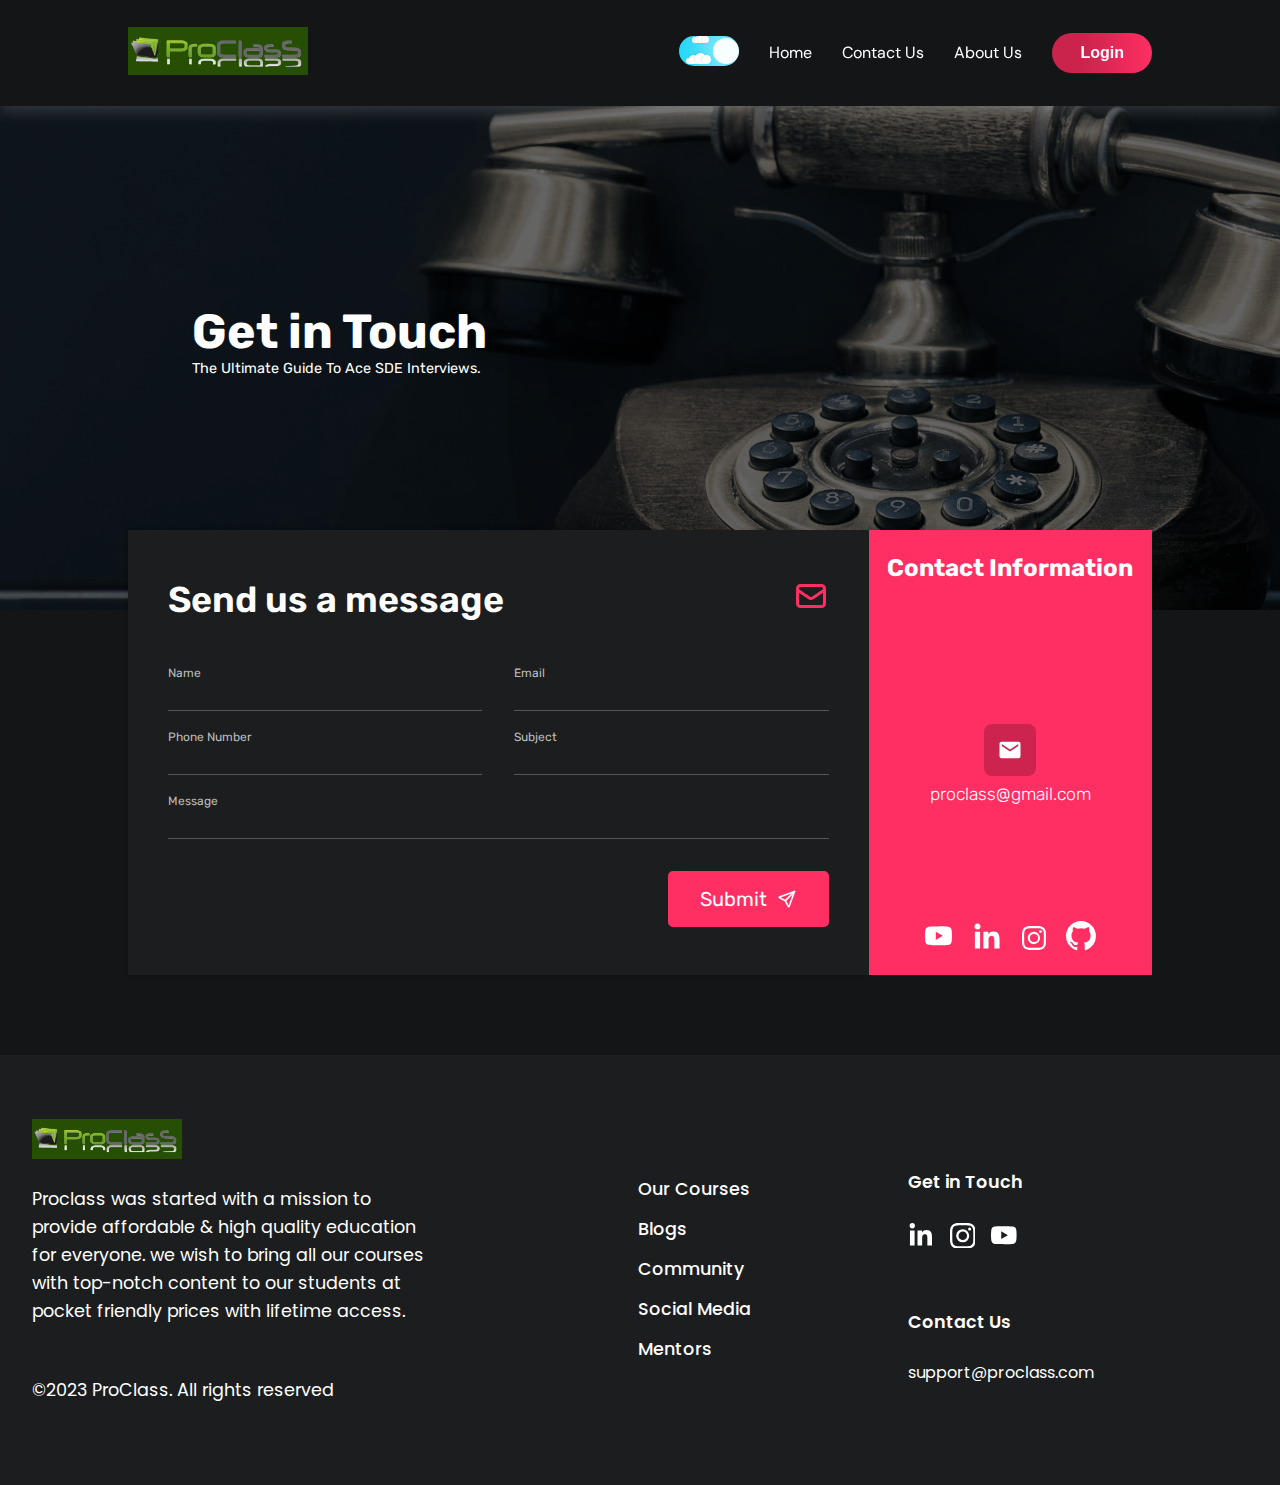
<file: pages/contact us/contact.html>
<!DOCTYPE html>
<html lang="en">
  <head>
    <meta charset="UTF-8" />
    <meta http-equiv="X-UA-Compatible" content="IE=edge" />
    <meta name="viewport" content="width=device-width, initial-scale=1.0" />
    <link
      rel="stylesheet"
      href="https://cdnjs.cloudflare.com/ajax/libs/font-awesome/6.4.0/css/all.min.css"
      integrity="sha512-iecdLmaskl7CVkqkXNQ/ZH/XLlvWZOJyj7Yy7tcenmpD1ypASozpmT/E0iPtmFIB46ZmdtAc9eNBvH0H/ZpiBw=="
      crossorigin="anonymous"
      referrerpolicy="no-referrer" />
    <title>Contact</title>
    <link rel="stylesheet" href="../../styles/universal.css" />
    <link rel="stylesheet" href="style.css" />
    <link rel="stylesheet" href="../../styles/navbar.css" />
    <link rel="stylesheet" href="../../styles/footer.css" />
    <link rel="stylesheet" href="../../styles/colors.css" />
  </head>
  <body class="dark">
    <header>
      <nav
        style="
          position: fixed;
          top: 0;
          width: 100%;
          background-color: var(--primary-bg);
        ">
        <div class="nav-bar">
          <li class="logo">
            <a href="../../index.html">
              <img
                id="topLogo"
                src="../../images/logo.jpg"
                alt="proClas Main Logo" />
            </a>
          </li>

          <div style="display: flex">
            <div class="wrapper">
              <input type="checkbox" id="hide_checkbox" checked />
              <label for="hide_checkbox" class="toggle">
                <span class="toggle-button">
                  <span class="crater crater-1"></span>
                  <span class="crater crater-2"></span>
                  <span class="crater crater-3"></span>
                  <span class="crater crater-4"></span>
                  <span class="crater crater-5"></span>
                  <span class="crater crater-6"></span>
                  <span class="crater crater-7"></span>
                </span>
                <span class="star star-1"></span>
                <span class="star star-2"></span>
                <span class="star star-3"></span>
                <span class="star star-4"></span>
                <span class="star star-5"></span>
                <span class="star star-6"></span>
                <span class="star star-7"></span>
                <span class="star star-8"></span>
              </label>
            </div>

            <input type="checkbox" id="check" />
            <span class="menu font-sans">
              <li>
                <a class="text-white text-center" href="/index.html">Home</a>
              </li>
              <li><a class="text-white text-center" href="#">Contact Us</a></li>
              <li>
                <a
                  class="text-white text-center"
                  href="/pages/about us/about.html"
                  >About Us</a
                >
              </li>
              <li>
                <a href="../login/login.html" rel="noopener noreferrer">
                <button class="btn-design text-bold">Login</button></a>
              </li>
              <label for="check" class="close-menu">
                <i class="text-white fas fa-times"></i>
              </label>
            </span>
          </div>

          <label for="check" class="open-menu">
            <i class="text-white fas fa-bars"></i>
          </label>
        </div>
      </nav>
    </header>

    <div>
      <div class="contact-section">
        <div class="contact-bg">
          <div class="image"></div>
        </div>
        <div class="contact-title">
          <div>
            <h1>Get in Touch</h1>
            <p>The Ultimate Guide To Ace SDE Interviews.</p>
          </div>
        </div>
      </div>
    </div>

    <div
      class="contact-form-section"
      style="background-color: var(--primary-bg)">
      <div class="contact-form">
        <div class="form-title">
          <p class="send-title">Send us a message</p>
          <div>
            <svg
              style="color: var(--blog)"
              stroke="currentColor"
              fill="none"
              stroke-width="0"
              viewBox="0 0 24 24"
              height="1em"
              width="1em"
              xmlns="http://www.w3.org/2000/svg">
              <path
                stroke-linecap="round"
                stroke-linejoin="round"
                stroke-width="2"
                d="M3 8l7.89 5.26a2 2 0 002.22 0L21 8M5 19h14a2 2 0 002-2V7a2 2 0 00-2-2H5a2 2 0 00-2 2v10a2 2 0 002 2z"></path>
            </svg>
          </div>
        </div>

        <form class="form">
          <div class="first-contact-section">
            <div class="input-container">
              <input type="text" id="name" />
              <label for="name">Name</label>
            </div>
            <div class="input-container">
              <input type="text" id="email" />
              <label for="email">Email</label>
            </div>
            <div class="input-container">
              <input type="number" id="phone" />
              <label for="phone">Phone Number</label>
            </div>
            <div class="input-container">
              <input type="text" id="subject" />
              <label for="subject">Subject</label>
            </div>
          </div>

          <div class="input-container">
            <input type="text" id="message" />
            <label for="message">Message</label>
          </div>

          <div class="submit-btn">
            <a type="submit" href="#">
              Submit
              <svg
                stroke="currentColor"
                fill="none"
                stroke-width="2"
                viewBox="0 0 24 24"
                stroke-linecap="round"
                stroke-linejoin="round"
                height="1em"
                width="1em"
                xmlns="http://www.w3.org/2000/svg">
                <desc></desc>
                <path stroke="none" d="M0 0h24v24H0z" fill="none"></path>
                <line x1="10" y1="14" x2="21" y2="3"></line>
                <path
                  d="M21 3l-6.5 18a0.55 .55 0 0 1 -1 0l-3.5 -7l-7 -3.5a0.55 .55 0 0 1 0 -1l18 -6.5"></path>
              </svg>
            </a>
          </div>
        </form>
      </div>

      <div class="social-contact">
        <p>Contact Information</p>

        <div class="mail-content">
          <div class="mail-logo">
            <svg
              stroke="currentColor"
              fill="currentColor"
              stroke-width="0"
              viewBox="0 0 512 512"
              height="1em"
              width="1em"
              xmlns="http://www.w3.org/2000/svg">
              <path
                d="M437.332 80H74.668C51.199 80 32 99.198 32 122.667v266.666C32 412.802 51.199 432 74.668 432h362.664C460.801 432 480 412.802 480 389.333V122.667C480 99.198 460.801 80 437.332 80zM432 170.667L256 288 80 170.667V128l176 117.333L432 128v42.667z"></path>
            </svg>
          </div>

          <a href="mailto:proclass@gmail.com"> proclass@gmail.com </a>
        </div>

        <div class="icons">
          <a target="_blank" href="https://www.youtube.com/@proclass">
            <svg
              stroke="currentColor"
              fill="currentColor"
              stroke-width="0"
              viewBox="0 0 16 16"
              height=".9em"
              width=".9em"
              xmlns="http://www.w3.org/2000/svg">
              <path
                d="M8.051 1.999h.089c.822.003 4.987.033 6.11.335a2.01 2.01 0 0 1 1.415 1.42c.101.38.172.883.22 1.402l.01.104.022.26.008.104c.065.914.073 1.77.074 1.957v.075c-.001.194-.01 1.108-.082 2.06l-.008.105-.009.104c-.05.572-.124 1.14-.235 1.558a2.007 2.007 0 0 1-1.415 1.42c-1.16.312-5.569.334-6.18.335h-.142c-.309 0-1.587-.006-2.927-.052l-.17-.006-.087-.004-.171-.007-.171-.007c-1.11-.049-2.167-.128-2.654-.26a2.007 2.007 0 0 1-1.415-1.419c-.111-.417-.185-.986-.235-1.558L.09 9.82l-.008-.104A31.4 31.4 0 0 1 0 7.68v-.123c.002-.215.01-.958.064-1.778l.007-.103.003-.052.008-.104.022-.26.01-.104c.048-.519.119-1.023.22-1.402a2.007 2.007 0 0 1 1.415-1.42c.487-.13 1.544-.21 2.654-.26l.17-.007.172-.006.086-.003.171-.007A99.788 99.788 0 0 1 7.858 2h.193zM6.4 5.209v4.818l4.157-2.408L6.4 5.209z"></path>
            </svg>
          </a>
          <a target="_blank" href="https://www.linkedin.com/in/">
            <svg
              stroke="currentColor"
              fill="currentColor"
              stroke-width="0"
              viewBox="0 0 24 24"
              height="1em"
              width="1em"
              xmlns="http://www.w3.org/2000/svg">
              <path
                fill-rule="evenodd"
                d="M22.0367422,22 L17.8848745,22 L17.8848745,15.5036305 C17.8848745,13.9543347 17.85863,11.9615082 15.7275829,11.9615082 C13.5676669,11.9615082 13.237862,13.6498994 13.237862,15.3925291 L13.237862,22 L9.0903683,22 L9.0903683,8.64071385 L13.0707725,8.64071385 L13.0707725,10.4673257 L13.1276354,10.4673257 C13.6813927,9.41667396 15.0356049,8.3091593 17.0555507,8.3091593 C21.2599073,8.3091593 22.0367422,11.0753215 22.0367422,14.6734319 L22.0367422,22 Z M4.40923804,6.81585163 C3.07514653,6.81585163 2,5.73720584 2,4.40748841 C2,3.07864579 3.07514653,2 4.40923804,2 C5.73720584,2 6.81585163,3.07864579 6.81585163,4.40748841 C6.81585163,5.73720584 5.73720584,6.81585163 4.40923804,6.81585163 L4.40923804,6.81585163 Z M6.48604672,22 L2.32980492,22 L2.32980492,8.64071385 L6.48604672,8.64071385 L6.48604672,22 Z"></path>
            </svg>
          </a>
          <a target="_blank" href="https://www.instagram.com/">
            <svg
              xmlns="http://www.w3.org/2000/svg"
              width=".8em"
              height=".8em"
              fill="currentColor"
              viewBox="0 0 16 16">
              <path
                d="M8 0C5.829 0 5.556.01 4.703.048 3.85.088 3.269.222 2.76.42a3.917 3.917 0 0 0-1.417.923A3.927 3.927 0 0 0 .42 2.76C.222 3.268.087 3.85.048 4.7.01 5.555 0 5.827 0 8.001c0 2.172.01 2.444.048 3.297.04.852.174 1.433.372 1.942.205.526.478.972.923 1.417.444.445.89.719 1.416.923.51.198 1.09.333 1.942.372C5.555 15.99 5.827 16 8 16s2.444-.01 3.298-.048c.851-.04 1.434-.174 1.943-.372a3.916 3.916 0 0 0 1.416-.923c.445-.445.718-.891.923-1.417.197-.509.332-1.09.372-1.942C15.99 10.445 16 10.173 16 8s-.01-2.445-.048-3.299c-.04-.851-.175-1.433-.372-1.941a3.926 3.926 0 0 0-.923-1.417A3.911 3.911 0 0 0 13.24.42c-.51-.198-1.092-.333-1.943-.372C10.443.01 10.172 0 7.998 0h.003zm-.717 1.442h.718c2.136 0 2.389.007 3.232.046.78.035 1.204.166 1.486.275.373.145.64.319.92.599.28.28.453.546.598.92.11.281.24.705.275 1.485.039.843.047 1.096.047 3.231s-.008 2.389-.047 3.232c-.035.78-.166 1.203-.275 1.485a2.47 2.47 0 0 1-.599.919c-.28.28-.546.453-.92.598-.28.11-.704.24-1.485.276-.843.038-1.096.047-3.232.047s-2.39-.009-3.233-.047c-.78-.036-1.203-.166-1.485-.276a2.478 2.478 0 0 1-.92-.598 2.48 2.48 0 0 1-.6-.92c-.109-.281-.24-.705-.275-1.485-.038-.843-.046-1.096-.046-3.233 0-2.136.008-2.388.046-3.231.036-.78.166-1.204.276-1.486.145-.373.319-.64.599-.92.28-.28.546-.453.92-.598.282-.11.705-.24 1.485-.276.738-.034 1.024-.044 2.515-.045v.002zm4.988 1.328a.96.96 0 1 0 0 1.92.96.96 0 0 0 0-1.92zm-4.27 1.122a4.109 4.109 0 1 0 0 8.217 4.109 4.109 0 0 0 0-8.217zm0 1.441a2.667 2.667 0 1 1 0 5.334 2.667 2.667 0 0 1 0-5.334z"
                fill="white"></path>
            </svg>
          </a>
          <a target="_blank" href="https://github.com/">
            <svg height="1em" version="1.1" viewBox="0 0 16 16" width="1em">
              <path
                fill-rule="evenodd"
                d="M8 0C3.58 0 0 3.58 0 8c0 3.54 2.29 6.53 5.47 7.59.4.07.55-.17.55-.38 0-.19-.01-.82-.01-1.49-2.01.37-2.53-.49-2.69-.94-.09-.23-.48-.94-.82-1.13-.28-.15-.68-.52-.01-.53.63-.01 1.08.58 1.23.82.72 1.21 1.87.87 2.33.66.07-.52.28-.87.51-1.07-1.78-.2-3.64-.89-3.64-3.95 0-.87.31-1.59.82-2.15-.08-.2-.36-1.02.08-2.12 0 0 .67-.21 2.2.82.64-.18 1.32-.27 2-.27.68 0 1.36.09 2 .27 1.53-1.04 2.2-.82 2.2-.82.44 1.1.16 1.92.08 2.12.51.56.82 1.27.82 2.15 0 3.07-1.87 3.75-3.65 3.95.29.25.54.73.54 1.48 0 1.07-.01 1.93-.01 2.2 0 .21.15.46.55.38A8.013 8.013 0 0 0 16 8c0-4.42-3.58-8-8-8z"
                fill="#ffffff"></path>
            </svg>
          </a>
        </div>
      </div>
    </div>

    <footer>
      <div class="super-container font-poppin">
        <div class="components-outer-container">
          <div class="footer-container">
            <div class="first">
              <div class="top">
                <img id="footerLogo" src="../../images/logo.jpg" alt="" />
              </div>
              <div class="bottom">
                <p class="text-white">
                  Proclass was started with a mission to provide affordable
                  &amp; high quality education for everyone. we wish to bring
                  all our courses with top-notch content to our students at
                  pocket friendly prices with lifetime access.
                </p>
                <p class="copyright">©2023 ProClass. All rights reserved</p>
              </div>
            </div>
            <div class="second">
              <ul>
                <li>
                  <a href="/#courses" class="footer-nav">Our Courses</a>
                </li>
                <li>
                  <a href="/#blogs" class="footer-nav">Blogs</a>
                </li>
                <li>
                  <a
                    href="https://www.youtube.com/@proclass"
                    target="_blank"
                    class="footer-nav"
                    >Community</a
                  >
                </li>
                <li>
                  <a href="/#social" class="footer-nav">Social Media</a>
                </li>
                <li>
                  <a href="/#instructor" class="footer-nav">Mentors</a>
                </li>
              </ul>
            </div>
            <div class="third">
              <div class="top">
                <p class="text-white">Get in Touch</p>
                <div class="social-icons">
                  <a
                    class="text-white"
                    href="https://www.linkedin.com/in/"
                    target="_blank"
                    rel="noreferrer">
                    <svg
                      stroke="currentColor"
                      fill="currentColor"
                      stroke-width="0"
                      viewBox="0 0 448 512"
                      height="1em"
                      width="1em"
                      xmlns="http://www.w3.org/2000/svg">
                      <path
                        d="M100.28 448H7.4V148.9h92.88zM53.79 108.1C24.09 108.1 0 83.5 0 53.8a53.79 53.79 0 0 1 107.58 0c0 29.7-24.1 54.3-53.79 54.3zM447.9 448h-92.68V302.4c0-34.7-.7-79.2-48.29-79.2-48.29 0-55.69 37.7-55.69 76.7V448h-92.78V148.9h89.08v40.8h1.3c12.4-23.5 42.69-48.3 87.88-48.3 94 0 111.28 61.9 111.28 142.3V448z"></path></svg></a>
                  <a
                    class="text-white"
                    href="https://www.instagram.com/"
                    target="_blank"
                    rel="noreferrer"
                    ><svg
                      stroke="currentColor"
                      fill="currentColor"
                      stroke-width="0"
                      viewBox="0 0 16 16"
                      height="1em"
                      width="1em"
                      xmlns="http://www.w3.org/2000/svg">
                      <path
                        d="M8 0C5.829 0 5.556.01 4.703.048 3.85.088 3.269.222 2.76.42a3.917 3.917 0 0 0-1.417.923A3.927 3.927 0 0 0 .42 2.76C.222 3.268.087 3.85.048 4.7.01 5.555 0 5.827 0 8.001c0 2.172.01 2.444.048 3.297.04.852.174 1.433.372 1.942.205.526.478.972.923 1.417.444.445.89.719 1.416.923.51.198 1.09.333 1.942.372C5.555 15.99 5.827 16 8 16s2.444-.01 3.298-.048c.851-.04 1.434-.174 1.943-.372a3.916 3.916 0 0 0 1.416-.923c.445-.445.718-.891.923-1.417.197-.509.332-1.09.372-1.942C15.99 10.445 16 10.173 16 8s-.01-2.445-.048-3.299c-.04-.851-.175-1.433-.372-1.941a3.926 3.926 0 0 0-.923-1.417A3.911 3.911 0 0 0 13.24.42c-.51-.198-1.092-.333-1.943-.372C10.443.01 10.172 0 7.998 0h.003zm-.717 1.442h.718c2.136 0 2.389.007 3.232.046.78.035 1.204.166 1.486.275.373.145.64.319.92.599.28.28.453.546.598.92.11.281.24.705.275 1.485.039.843.047 1.096.047 3.231s-.008 2.389-.047 3.232c-.035.78-.166 1.203-.275 1.485a2.47 2.47 0 0 1-.599.919c-.28.28-.546.453-.92.598-.28.11-.704.24-1.485.276-.843.038-1.096.047-3.232.047s-2.39-.009-3.233-.047c-.78-.036-1.203-.166-1.485-.276a2.478 2.478 0 0 1-.92-.598 2.48 2.48 0 0 1-.6-.92c-.109-.281-.24-.705-.275-1.485-.038-.843-.046-1.096-.046-3.233 0-2.136.008-2.388.046-3.231.036-.78.166-1.204.276-1.486.145-.373.319-.64.599-.92.28-.28.546-.453.92-.598.282-.11.705-.24 1.485-.276.738-.034 1.024-.044 2.515-.045v.002zm4.988 1.328a.96.96 0 1 0 0 1.92.96.96 0 0 0 0-1.92zm-4.27 1.122a4.109 4.109 0 1 0 0 8.217 4.109 4.109 0 0 0 0-8.217zm0 1.441a2.667 2.667 0 1 1 0 5.334 2.667 2.667 0 0 1 0-5.334z"></path></svg></a>
                  <a
                    class="text-white"
                    href="https://www.youtube.com/"
                    target="_blank"
                    rel="noreferrer">
                    <svg
                      stroke="currentColor"
                      fill="currentColor"
                      stroke-width="0"
                      viewBox="0 0 16 16"
                      height="1em"
                      width="1em"
                      xmlns="http://www.w3.org/2000/svg">
                      <path
                        d="M8.051 1.999h.089c.822.003 4.987.033 6.11.335a2.01 2.01 0 0 1 1.415 1.42c.101.38.172.883.22 1.402l.01.104.022.26.008.104c.065.914.073 1.77.074 1.957v.075c-.001.194-.01 1.108-.082 2.06l-.008.105-.009.104c-.05.572-.124 1.14-.235 1.558a2.007 2.007 0 0 1-1.415 1.42c-1.16.312-5.569.334-6.18.335h-.142c-.309 0-1.587-.006-2.927-.052l-.17-.006-.087-.004-.171-.007-.171-.007c-1.11-.049-2.167-.128-2.654-.26a2.007 2.007 0 0 1-1.415-1.419c-.111-.417-.185-.986-.235-1.558L.09 9.82l-.008-.104A31.4 31.4 0 0 1 0 7.68v-.123c.002-.215.01-.958.064-1.778l.007-.103.003-.052.008-.104.022-.26.01-.104c.048-.519.119-1.023.22-1.402a2.007 2.007 0 0 1 1.415-1.42c.487-.13 1.544-.21 2.654-.26l.17-.007.172-.006.086-.003.171-.007A99.788 99.788 0 0 1 7.858 2h.193zM6.4 5.209v4.818l4.157-2.408L6.4 5.209z"></path></svg></a>
                </div>
              </div>
              <div class="bottom">
                <p class="text-white">Contact Us</p>
                <a href="mailto:support@proclass.com" class="text-white">support@proclass.com</a>
              </div>
            </div>
          </div>
        </div>
      </div>
    </footer>

    <script src="../script.js"></script>
  </body>
</html>
</file>
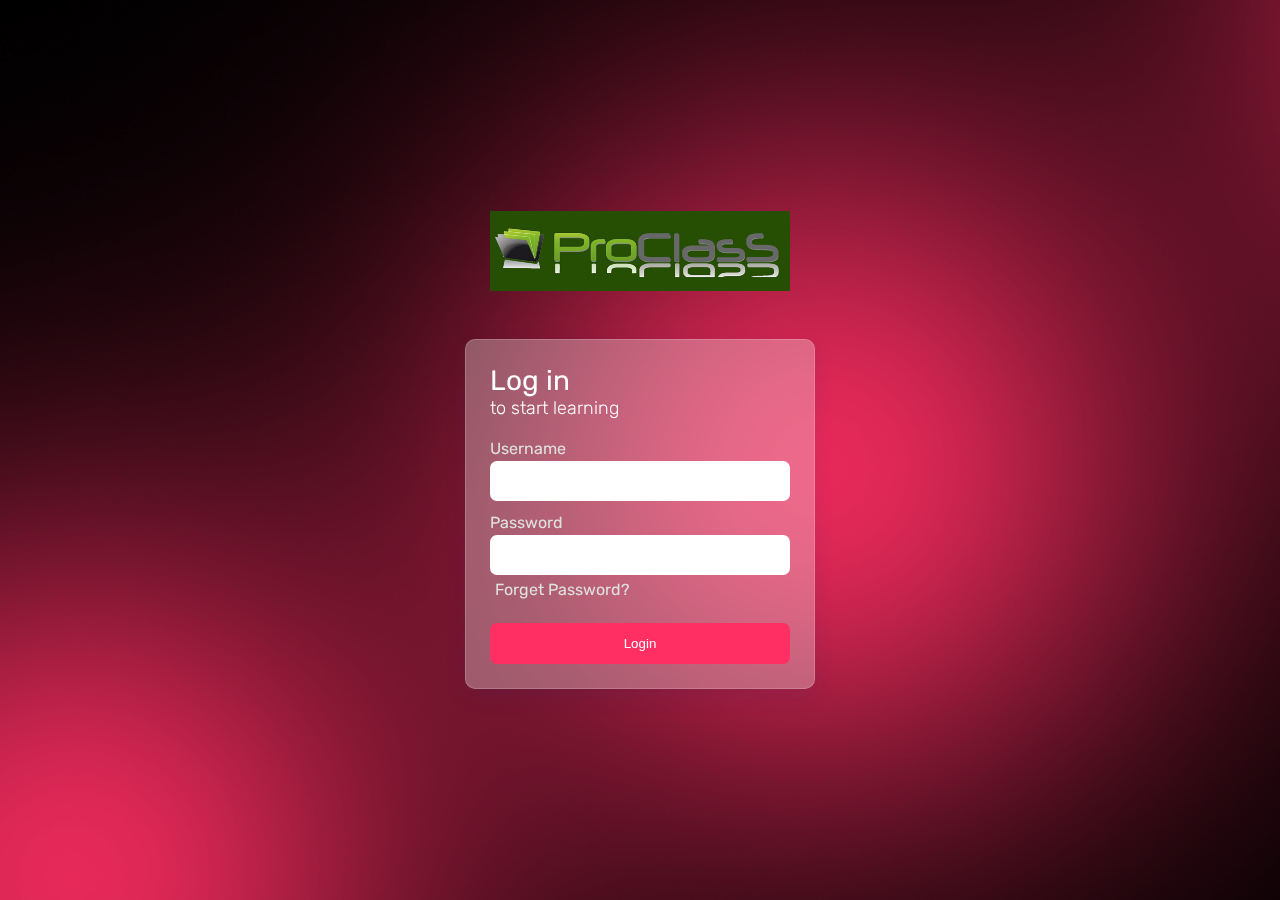
<file: pages/login/login.html>
<!DOCTYPE html>
<html lang="en">
<head>
    <meta charset="UTF-8">
    <meta http-equiv="X-UA-Compatible" content="IE=edge">
    <meta name="viewport" content="width=device-width, initial-scale=1.0">
    <title>Login - Coderclas</title>
    <link rel="stylesheet" href="../../styles/universal.css" />
    <link rel="stylesheet" href="../../styles/navbar.css" />
    <link rel="stylesheet" href="style.css" />
    <link rel="stylesheet" href="../../styles/footer.css" />
    <link rel="stylesheet" href="../../styles/colors.css" />
</head>
<body class="dark">

    <div class="login-section">
        <img class="logo" src="../../images/logo.jpg" alt="proclas Logo">
        <div class="login-box">
            <p class="login-title">Log in</p>
            <p class="login-subtitle">to start learning</p>
            <form method="POST" class="form" action="#">
                <label for="username">Username</label>
                <input type="text" name="userame" id="username">

                <label for="password">Password</label>
                <input type="password" name="password" id="password">
                <a class="forget" href="#">Forget Password?</a>

                <input id="submit" type="submit" value="Login">
            </form>
        </div>
    </div>
    
    <script src="../script.js"></script>
</body>
</html>
</file>
<file: styles/universal.css>
@import url("https://fonts.googleapis.com/css2?family=DM+Sans:ital,wght@0,400;0,500;0,700;1,400;1,500;1,700&display=swap");
@import url("https://fonts.googleapis.com/css2?family=Poppins:ital,wght@0,100;0,200;0,300;0,400;0,500;0,600;0,700;0,800;0,900;1,100;1,200;1,300;1,400;1,500;1,600;1,700;1,800;1,900&display=swap");
@import url("https://fonts.googleapis.com/css2?family=Rubik:ital,wght@0,300;0,400;0,500;0,600;0,700;0,800;0,900;1,300;1,400;1,500;1,600;1,700;1,800;1,900&display=swap");

* {
  scroll-behavior: smooth;
  list-style: none;
}

body {
  background-color: var(--primary-bg);
  margin: 0;
  padding: 0;
  transition: all 0.2s ease;
}

a {
  text-decoration: none;
}

.font-sans {
  font-family: "DM Sans", sans-serif;
}

.font-poppin {
  font-family: "Poppins", sans-serif;
}

.text-bold {
  font-weight: 700;
}

.text-white {
  color: var(--primary-color);
}

.text-center {
  text-align: center;
}

.bg-dark {
  background-color: var(--main-bg);
}

.bg-dark-light {
  background-color: var(--dark-light-bg);
}

.d-flex {
  display: flex;
  flex-direction: row;
}

.margin-0 {
  margin: 0;
}
</file>
<file: pages/contact us/style.css>
.contact-form-section {
    transform: translateY(-80px);
  }
  
  .contact-section {
    position: relative;
    margin-top: 70px;
  }
  
  .contact-bg {
    background-color: rgb(0, 0, 0, 1);
  }
  
  .image {
    background-image: url(../../images/contact_bg.jpg);
    height: 60vh;
    opacity: 0.4;
    background-size: cover;
    background-position: center center;
  }
  
  .contact-bg h1 {
    z-index: 999;
    color: var(--primary-color);
    margin: auto;
  }
  
  .contact-title {
    position: absolute;
    top: 0;
    font-family: "Rubik", sans-serif;
    color: #fff;
  }
  
  .form-title {
    margin-bottom: 3.5rem;
  }
  
  .contact-title h1 {
    margin: 0;
    font-size: 3rem;
  }
  
  .contact-title p {
    margin: 0;
    font-size: 0.9rem;
  }
  
  .contact-form-section {
    width: 80%;
    max-width: 1300px;
    margin: auto;
  }
  
  .first-contact-section {
    margin-bottom: 2rem;
  }
  
  .contact-form {
    background-color: var(--secondary-bg);
    color: var(--primary-color);
    padding: 3rem 2.5rem;
    font-family: "Rubik", sans-serif;
    box-shadow: rgb(0, 0, 0, 0.1) 0px 0px 5px 0px,
      rgba(0, 0, 0, 0.1) 0px 0px 1px 0px;
  }
  
  .send-title {
    font-weight: 600;
    margin: 0;
  }
  
  .input-container {
    position: relative;
  }
  
  .input-container label {
    position: absolute;
    top: -13px;
    left: 0px;
    font-size: 12px;
    color: var(--acsent-color);
    transition: all 0.5s ease-in-out;
  }
  
  .input-container input {
    border: 0;
    border-bottom: 1px solid #555;
    background: transparent;
    width: 100%;
    padding: 8px 0 5px 0;
    font-size: 16px;
    color: var(--primary-color);
  }
  
  .submit-btn {
    margin-top: 2rem;
  }
  
  .submit-btn a {
    color: #fff;
    background: var(--blog);
    float: right;
    vertical-align: middle;
    display: flex;
    align-items: center;
    transition: all 0.4s ease;
  }
  
  .submit-btn a:hover {
    background-color: var(--blog-secondary);
  }
  
  .social-contact {
    background-color: var(--blog);
    text-align: center;
    display: flex;
    flex-direction: column;
    color: #fff;
    gap: 2rem;
    font-family: "Rubik", sans-serif;
  }
  
  .social-contact p {
    font-weight: 700;
    font-size: 1.5rem;
  }
  
  .mail-content {
    place-content: center;
    place-self: center;
    display: grid;
    margin: auto;
    display: flex;
    flex-direction: column;
    align-items: center;
    gap: 0.5rem;
  }
  
  .mail-content a {
    color: #fff;
    font-size: 1.1rem;
    font-weight: 300;
  }
  
  .mail-logo {
    place-content: center;
    border-radius: 0.5rem;
    width: 52px;
    height: 52px;
    font-size: 1.5rem;
    display: grid;
    background-color: rgb(0, 0, 0, 0.2);
  }
  
  .mail-logo svg {
    place-content: center;
    text-align: center;
  }
  
  .icons {
    display: flex;
    justify-content: center;
    font-size: 1.875rem;
    gap: 1.25rem;
    align-items: center;
    margin-bottom: 1rem;
  }
  
  .icons a {
    color: #fff;
  }
  
  @media only screen and (min-width: 900px) {
    /* For Desktop */
  
    .contact-form-section {
      display: flex;
    }
  
    .contact-form {
      width: 70%;
    }
  
    .contact-title {
      display: flex;
      height: 100%;
      margin-left: 15%;
      align-items: center;
    }
  
    .form-title {
      font-size: 2.25rem;
    }
  
    .form-title {
      display: flex;
      justify-content: space-between;
      text-align: center;
    }
  
    .first-contact-section {
      gap: 2rem;
      display: grid;
      grid-template-columns: repeat(2, 1fr);
    }
  
    .submit-btn a {
      color: #fff;
      border-radius: 5px;
      padding: 1rem 2rem;
      background: var(--blog);
      float: right;
      font-size: 1.25rem;
      vertical-align: middle;
      display: flex;
      align-items: center;
      transition: all 0.4s ease;
    }
  
    .submit-btn a:hover {
      background-color: var(--blog-secondary);
    }
  
    .submit-btn a svg {
      margin-left: 0.6rem;
    }
  
    .social-contact {
      width: 30%;
      background-color: var(--blog);
    }
  }
  
  @media only screen and (max-width: 900px) {
    .contact-form-section {
      display: flex;
      flex-direction: column;
    }
  
    .contact-title {
      text-align: center;
      display: flex;
      width: 100%;
      height: 100%;
      justify-content: center;
      align-items: center;
    }
  
    .form-title {
      font-size: 1.5rem;
      text-align: center;
    }
  
    .first-contact-section {
      gap: 2rem;
      display: grid;
      grid-template-columns: repeat(1, 1fr);
    }
  
    .submit-btn {
      display: flex;
      flex-direction: column;
      justify-content: center;
      align-items: center;
    }
  
    .submit-btn a {
      color: #fff;
      border-radius: 5px;
      padding: 1rem 2rem;
      background: var(--blog);
      float: right;
      font-size: 1.25rem;
      vertical-align: middle;
      display: flex;
      align-items: center;
      transition: all 0.4s ease;
    }
  
    .submit-btn a:hover {
      background-color: var(--blog-secondary);
    }
  
    .submit-btn a svg {
      margin-left: 0.6rem;
    }
  
    .social-contact {
      padding: 2rem 1.25rem;
      height: 440px;
    }
  }
</file>
<file: styles/navbar.css>
.nav-bar {
  display: flex;
  justify-content: space-between;
  align-items: center;
  list-style: none;
  position: relative;
  padding: 12px 20px;
}

nav {
  background-color: transparent;
  backdrop-filter: blur(10px);
  z-index: 999;
  box-shadow: var(--navbar-shadow) 0px 5px 15px 0px;
}

.logo img {
  width: 180px;
}
.menu {
  display: flex;
}
.menu li {
  padding-left: 30px;
}
.menu li a {
  display: inline-block;
  text-decoration: none;
  transition: 0.15s ease-in-out;
  position: relative;
}

.menu li a::after {
  content: "";
  position: absolute;
  bottom: 0;
  left: 0;
  width: 0;
  height: 1px;
  background-color: var(--light-white);
  transition: 0.15s ease-in-out;
}
.menu li a:hover:after {
  width: 100%;
}
.open-menu,
.close-menu {
  position: absolute;
  cursor: pointer;
  font-size: 1.5rem;
  display: none;
}
.open-menu {
  top: 50%;
  right: 20px;
  transform: translateY(-50%);
}
.close-menu {
  top: 20px;
  right: 20px;
}

#check {
  display: none;
}

.btn-design {
  background: rgb(190, 32, 72);
  background: linear-gradient(
    90deg,
    var(--blog-secondary) 30%,
    var(--blog) 100%
  );
  border-radius: 99px;
  box-sizing: border-box;
  cursor: pointer;

  line-height: 24px;
  opacity: 1;
  color: #ffffff;
  outline: 0 solid transparent;
  user-select: none;
  -webkit-user-select: none;
  touch-action: manipulation;
  width: fit-content;
  word-break: break-word;
  border: 0;
}

/* Theme Change Toggle */

.wrapper {
  margin: auto;
}

#hide_checkbox {
  opacity: 0;
  height: 0;
  width: 0;
}

.toggle {
  position: relative;
  cursor: pointer;
  display: inline-block;
  width: 60px;
  height: 30px;
  background: #211042;
  border-radius: 50px;
  transition: 500ms;
  overflow: hidden;
}

.toggle-button {
  position: absolute;
  display: inline-block;
  top: 2px;
  left: 2px;
  width: 26px;
  height: 26px;
  border-radius: 50%;
  background: #faeaf1;
  overflow: hidden;
  box-shadow: 0 0 35px 4px rgba(255, 255, 255);
  transition: all 500ms ease-out;
}

.crater {
  position: absolute;
  display: inline-block;
  background: #faeaf1;
  border-radius: 50%;
  transition: 500ms;
}

.crater-1 {
  background: #fffff9;
  width: 26px;
  height: 26px;
  left: 4px;
  bottom: 3px;
}

.crater-2 {
  width: 7px;
  height: 7px;
  top: -2px;
  left: 12px;
}

.crater-3 {
  width: 6px;
  height: 6px;
  top: 5px;
  right: -2px;
}

.crater-4 {
  width: 5px;
  height: 5px;
  top: 12px;
  left: 15px;
}

.crater-5 {
  width: 3px;
  height: 3px;
  top: 7px;
  left: 7px;
}

.crater-6 {
  width: 10px;
  height: 10px;
  top: 15px;
  left: 4px;
}

.crater-7 {
  width: 12px;
  height: 12px;
  bottom: -4px;
  left: 5px;
}

.star {
  position: absolute;
  display: inline-block;
  border-radius: 50%;
  background: #fff;
  box-shadow: 1px 0 2px 2px rgba(255, 255, 255);
}

.star-1 {
  width: 3px;
  height: 3px;
  right: 19px;
  bottom: 23px;
}

.star-2 {
  width: 1px;
  height: 1px;
  right: 30px;
  top: 29px;
}

.star-3 {
  width: 1px;
  height: 1px;
  right: 5px;
  bottom: 15px;
}

.star-4 {
  width: 1px;
  height: 1px;
  right: 35px;
  bottom: 33px;
}

.star-5 {
  width: 4px;
  height: 4px;
  right: 10px;
  bottom: 35px;
}

.star-6,
.star-7,
.star-8 {
  width: 10px;
  height: 2px;
  border-radius: 2px;
  transform: rotate(-45deg);
  box-shadow: 5px 0px 4px 1px #fff;
  animation-name: travel;
  animation-duration: 1.5s;
  animation-timing-function: ease-out;
  animation-iteration-count: infinite;
}

.star-6 {
  right: 22px;
  bottom: 25px;
  animation-delay: -2s;
}

.star-7 {
  right: 11px;
  bottom: 18px;
}

.star-8 {
  right: 33px;
  top: 10px;
  animation-delay: -4s;
}

@keyframes travel {
  0% {
    transform: rotate(-45deg) translateX(70px);
  }

  50% {
    transform: rotate(-45deg) translateX(-20px);
    box-shadow: 5px 0px 6px 1px #fff;
  }

  100% {
    transform: rotate(-45deg) translateX(-30px);
    width: 2px;
    height: 2px;
    opacity: 0;
    box-shadow: none;
  }
}

#hide_checkbox:checked + .toggle {
  background: #24d7f7;
}

#hide_checkbox:checked + .toggle .toggle-button {
  background: #f7ffff;
  transform: translateX(32px);
  box-shadow: 0 0 35px 5px rgba(255, 255, 255);
}

#hide_checkbox:checked + .toggle .toggle-button .crater {
  transform: rotate(-45deg) translateX(70px);
}

#hide_checkbox:checked + .toggle .star {
  animation: move 2s infinite;
  transform: none;
  box-shadow: none;
}

#hide_checkbox:checked + .toggle .star-1 {
  width: 21px;
  height: 6px;
  border-radius: 10px;
  background: #fff;
  left: 7px;
  top: 22px;
  box-shadow: none;
}

#hide_checkbox:checked + .toggle .star-2 {
  width: 9px;
  height: 9px;
  background: #fff;
  left: 10px;
  top: 19px;
  box-shadow: -1px 0 2px 0 rgba(0, 0, 0, 0.1);
}

#hide_checkbox:checked + .toggle .star-3 {
  width: 11px;
  height: 11px;
  background: #fff;
  left: 16px;
  top: 17px;
  box-shadow: -1px 0 2px 0 rgba(0, 0, 0, 0.1);
}

#hide_checkbox:checked + .toggle .star-4 {
  width: 9px;
  height: 9px;
  background: #fff;
  left: 23px;
  top: 19px;
  box-shadow: -1px 0 2px 0 rgba(0, 0, 0, 0.1);
}

#hide_checkbox:checked + .toggle .star-5 {
  width: 15px;
  height: 6px;
  border-radius: 15px;
  background: #fff;
  left: 13px;
  bottom: 23px;
  box-shadow: none;
}

#hide_checkbox:checked + .toggle .star-6 {
  width: 7px;
  height: 7px;
  background: #fff;
  border-radius: 50%;
  left: 16px;
  bottom: 23px;
  box-shadow: -1px 0 2px 0 rgba(0, 0, 0, 0.1);
}

#hide_checkbox:checked + .toggle .star-7 {
  width: 8px;
  height: 8px;
  background: #fff;
  border-radius: 50%;
  left: 19px;
  bottom: 23px;
  box-shadow: -1px 0 2px 0 rgba(0, 0, 0, 0.1);
}

#hide_checkbox:checked + .toggle .star-8 {
  width: 7px;
  height: 7px;
  background: #fff;
  border-radius: 50%;
  left: 23px;
  top: 0px;
  box-shadow: -1px 0 2px 0 rgba(0, 0, 0, 0.1);
}

@keyframes move {
  0% {
    transform: none;
  }

  25% {
    transform: translateX(2px);
  }

  100% {
    transform: translateX(-2px);
  }
}

.wrapper p {
  text-align: center;
  letter-spacing: 15px;
  background: #34495e;
  color: #fff;
}

p.morning {
  background: #e67e22;
}

/* Theme Change Toogle Ended */

@media only screen and (min-width: 900px) {
  /* For Desktop */
  .menu {
    line-height: 80px;
  }

  .btn-design {
    font-size: 16px;
    padding: 8px 28px;
  }

  .nav-bar {
    padding: 1% 10%;
  }
}

@media only screen and (max-width: 900px) {
  /* For Mobile */
  .menu {
    flex-direction: column;
    align-items: center;
    width: 80%;
    height: 100vh;
    position: fixed;
    top: 0px;
    right: -100%;
    z-index: 100;
    background-color: var(--blog);
    transition: all 0.2s ease-in-out;
  }
  .menu li {
    margin-top: 40px;
  }
  .menu li a {
    padding: 10px;
  }

  .btn-design {
    font-size: 16px;
    padding: 8px 28px;
  }

  .wrapper {
    margin: 0px 25px 0px 0px;
  }

  .open-menu,
  .close-menu {
    display: block;
  }
  #check:checked ~ .menu {
    right: 0;
  }
}
</file>
<file: styles/footer.css>
.super-container {
  align-items: center;
  background: var(--dark-light-bg);
  display: flex;
  flex-direction: column;
  justify-content: center;
  padding: 2rem 0;
  width: 100%;
}

.super-container {
  background-color: var(--secondary-bg);
}

.components-outer-container {
  margin: auto;
  max-width: 1500px;
}

.footer-container {
  display: flex;
  grid-template-columns: repeat(3, 1fr);
  justify-content: space-around;
  overflow-x: hidden !important;
  width: 100%;
}

.footer-container .first {
  color: var(--primary-color);
  display: flex;
  flex-direction: column;
  font-size: 1.1rem;
  line-height: 28px;
  padding: 2rem;
  width: 36%;
}

.footer-container img {
  height: 40px;
}

.footer-container .first .bottom {
  display: flex;
  flex-direction: column;
  gap: 1rem;
}

.footer-container .second {
  align-items: center;
  display: flex;
  flex-direction: column;
  font-size: 1.1rem;
  font-weight: 500;
  line-height: 40px;
  margin-top: 2rem;
  padding: 2rem;
  width: 30%;
}

.footer-container a {
  color: var(--primary-color);
  transition: all 0.3s ease;
}

.footer-container .third {
  color: var(--);
  display: flex;
  flex-direction: column;
  gap: 2rem;
  margin-top: 2rem;
  padding: 2rem;
  width: 30%;
}

.footer-container .third .top {
  display: flex;
  flex-direction: column;
  gap: 0.5rem;
}

.footer-container .third p {
  font-size: 1.1rem;
  font-weight: 600;
}

.footer-container .third .top .social-icons {
  display: flex;
  gap: 1rem;
}

.footer-container .third .top .social-icons a {
  font-size: 1.6rem;
  font-weight: 600;
}

.footer-container .third .bottom {
  display: flex;
  flex-direction: column;
  gap: 0.5rem;
}

.footer-container .third p {
  font-size: 1.1rem;
  font-weight: 600;
}

.footer-container a {
  color: var(--primary-color);
  transition: all 0.3s ease;
}

@media only screen and (max-width: 900px) {
  .footer-container {
    display: flex;
    flex-direction: column;
    margin: 0;
  }

  .footer-container .first {
    margin: 0;
    width: 90%;
  }

  .footer-container .first {
    width: 80%;
  }

  .footer-container img {
    width: 250px;
    height: auto;
  }

  .copyright {
    margin: 0;
  }

  .footer-container .second,
  .footer-container .third {
    align-items: flex-start;
    margin: 0;
    width: 90%;
  }
}
</file>
<file: styles/colors.css>
:root .light {
  --primary-bg: #ffffff;
  --secondary-bg: #f5f5f5;
  --primary-color: #000;
  --secondary-color: #fff;
  --blog: #da7b93;
  --blog-secondary: #ca244d;
  --acsent-color: rgb(136, 136, 136);
  --navbar-shadow: rgba(0, 0, 0, 0.17);
  --navbar-shadow-invert: rgba(0, 0, 0, 0.17);
}

:root .dark {
  --primary-bg: #131516;
  --secondary-bg: #1b1d1e;
  --primary-color: #fff;
  --secondary-color: #000;
  --blog: #ff2e63;
  --blog-secondary: #ca244d;
  --acsent-color: rgb(189, 189, 189);
  --navbar-shadow: rgba(255, 255, 255, 0.17);
}
</file>
<file: pages/login/style.css>
* {
    margin: 0;
    padding: 0;
  }
  
  body {
    background-image: url(../../images/login_bg.png);
    background-repeat: no-repeat;
    background-size: cover;
    font-family: "Rubik", sans-serif;
  }
  
  .login-section {
    display: flex;
    justify-content: center;
    align-items: center;
    flex-direction: column;
  }
  
  .login-box {
    border-radius: 12px;
    padding: 1.5rem;
    width: 300px;
    background: rgba(255, 255, 255, 0.3);
    box-shadow: 0 8px 20px 0 rgba(31, 38, 135, 0.12);
    backdrop-filter: blur(8.5px);
    -webkit-backdrop-filter: blur(8.5px);
    border-radius: 10px;
    border: 1px solid rgba(255, 255, 255, 0.18);
  }
  
  .logo {
    width: 300px;
    margin-bottom: 48px;
  }
  
  .form {
    display: flex;
    flex-direction: column;
    margin-top: 1.2rem;
  }
  
  .login-section {
    height: 100vh;
  }
  
  .login-title {
    text-align: left;
    font-size: 28px;
    color: white;
  }
  
  .login-subtitle {
    text-align: left;
    font-size: 18px;
    font-weight: 300;
    color: white;
  }
  
  label {
    color: #E0E0E0;
    margin-bottom: .2rem;
  }
  
  input {
    /* line-height: 1.7rem; */
    padding: .8rem;
    border-radius: 7px;
    border: none;
  }
  
  #username {
    margin-bottom: .7rem;
  }
  
  #submit {
    cursor: pointer;
    margin-top: 1.5rem;
    color: white;
    background-color: var(--blog);
    transition-duration: .6s;
  }
  
  #submit:hover {
    background-color: var(--blog-secondary);
    transform: scale(1.01);
  }
  
  .forget {
    font-size: 16px;
    margin-top: .3rem;
    margin-left: .3rem;
    color: #E0E0E0;
  }
  
  .forget:hover {
    color: black;
    transition-duration: .4s;
  }
  
  @media only screen and (max-width: 900px) {
    /* For Phone */
  }
</file>
